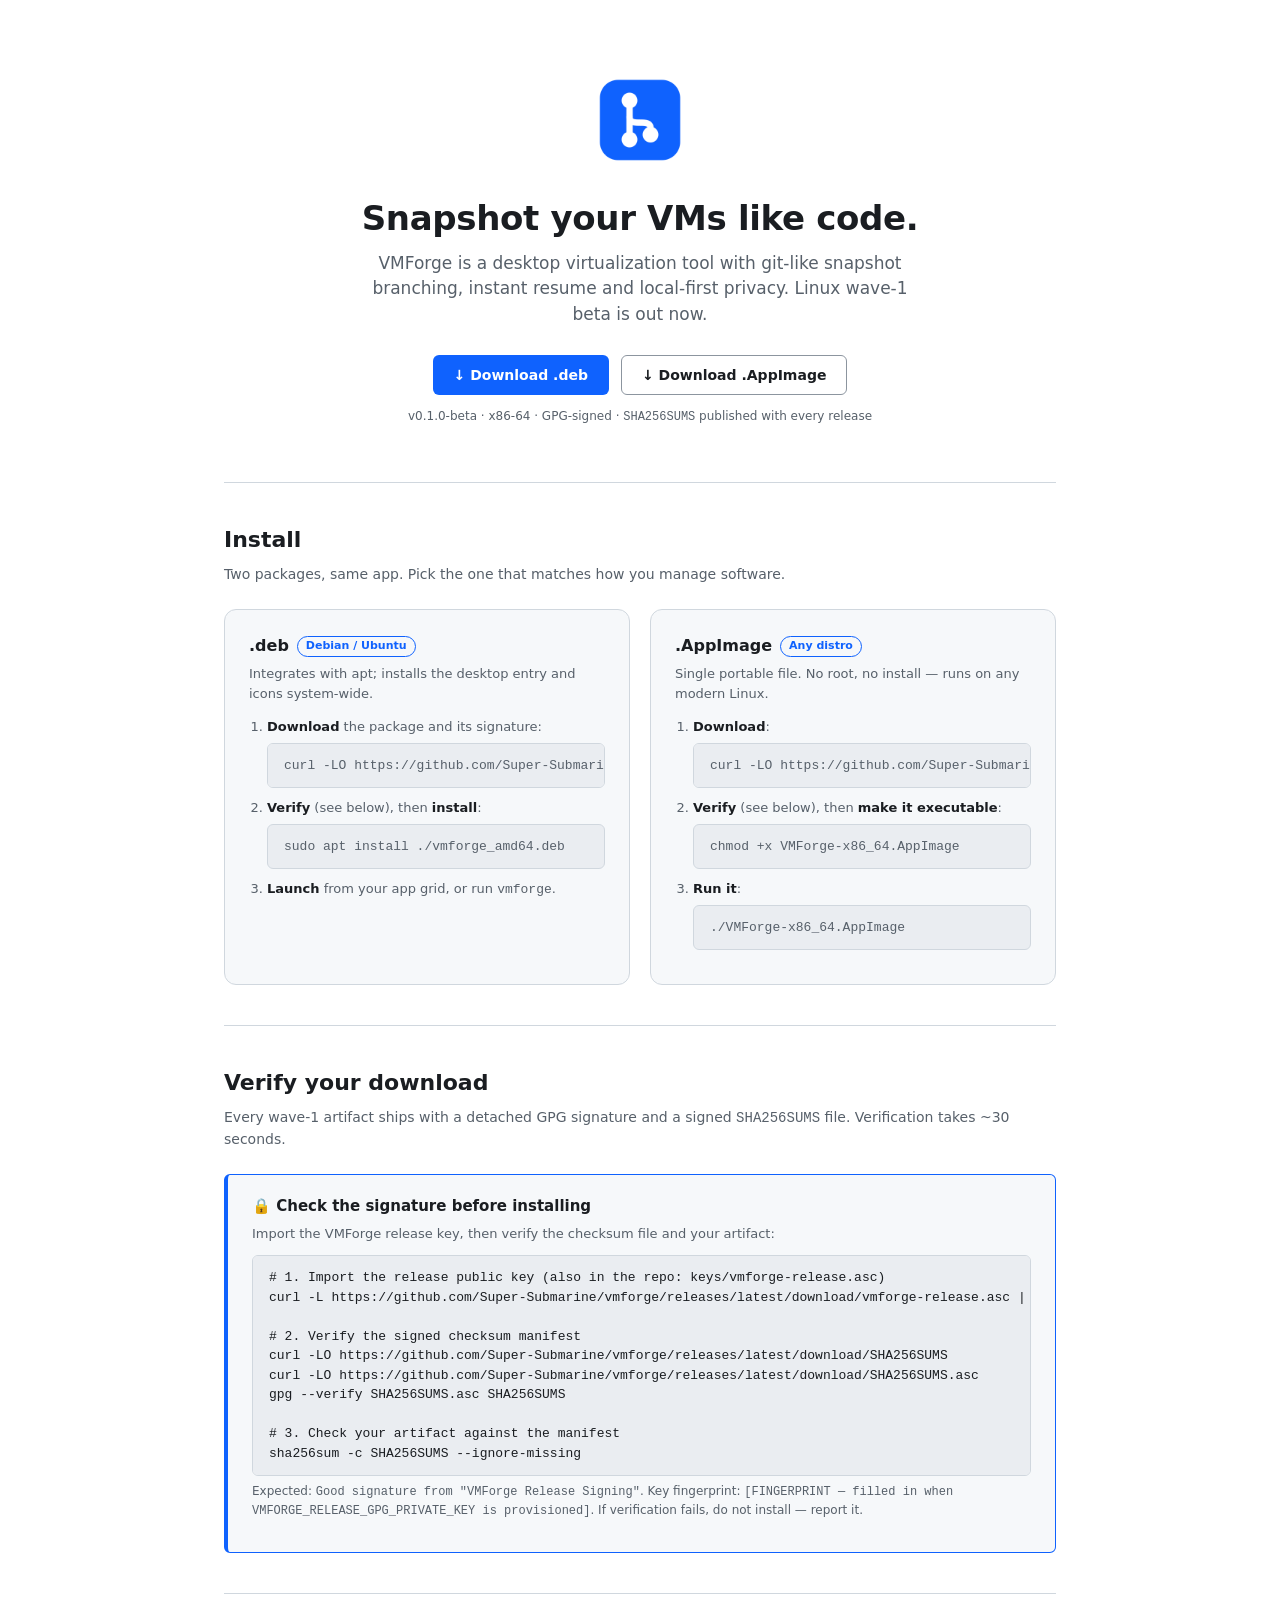
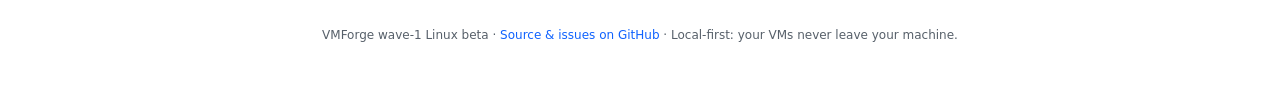
<file: assets/download-page/index.html>
<!DOCTYPE html>
<html lang="en">
<head>
<meta charset="utf-8">
<meta name="viewport" content="width=device-width, initial-scale=1">
<title>Download VMForge — Linux wave-1 beta</title>
<style>
  /* Tokens from VMForge Visual Design System v1 (doc 019f8a53-2ce6-7c9a-9587-e6a7f250b962) */
  :root{
    --bg-canvas:#FFFFFF; --bg-surface:#F6F8FA; --bg-inset:#EAEDF1;
    --fg-primary:#1A1D21; --fg-secondary:#57606A; --fg-on-accent:#FFFFFF;
    --accent-fg:#0F62FE; --accent-emphasis:#0F62FE;
    --border-default:#D0D7DE; --border-strong:#8C959F;
    --radius-md:6px; --radius-lg:12px;
    --font-ui:Inter,system-ui,-apple-system,"Segoe UI",Roboto,sans-serif;
    --font-mono:"JetBrains Mono",ui-monospace,"SF Mono",Consolas,monospace;
  }
  @media (prefers-color-scheme: dark){
    :root{
      --bg-canvas:#0D1117; --bg-surface:#161B22; --bg-inset:#010409;
      --fg-primary:#E6EDF3; --fg-secondary:#9DA7B3;
      --accent-fg:#58A6FF; --accent-emphasis:#1F6FEB;
      --border-default:#30363D; --border-strong:#6E7681;
    }
  }
  *{box-sizing:border-box;margin:0}
  body{font-family:var(--font-ui);background:var(--bg-canvas);color:var(--fg-primary);
       font-size:14px;line-height:1.5}
  .wrap{max-width:880px;margin:0 auto;padding:0 24px}
  code,pre{font-family:var(--font-mono);font-variant-numeric:tabular-nums}
  pre{background:var(--bg-inset);border:1px solid var(--border-default);
      border-radius:var(--radius-md);padding:12px 16px;overflow-x:auto;font-size:13px}

  /* Hero */
  .hero{padding:72px 0 56px;text-align:center}
  .hero .mark{width:96px;height:96px;margin-bottom:24px}
  .hero h1{font-size:34px;line-height:1.2;font-weight:700;letter-spacing:-0.01em}
  .hero p.sub{font-size:17px;color:var(--fg-secondary);margin:12px auto 0;max-width:560px}
  .hero .cta-row{display:flex;gap:12px;justify-content:center;margin-top:28px;flex-wrap:wrap}
  .btn{display:inline-flex;align-items:center;gap:8px;height:40px;padding:0 20px;
       border-radius:var(--radius-md);font-weight:600;font-size:14px;text-decoration:none;
       border:1px solid transparent}
  .btn-primary{background:var(--accent-emphasis);color:var(--fg-on-accent)}
  .btn-secondary{border-color:var(--border-strong);color:var(--fg-primary)}
  .hero .meta{margin-top:12px;font-size:12px;color:var(--fg-secondary)}
  .hero .meta code{background:none;padding:0}

  /* Install section */
  section{padding:40px 0;border-top:1px solid var(--border-default)}
  h2{font-size:22px;font-weight:700;margin-bottom:8px}
  .section-sub{color:var(--fg-secondary);margin-bottom:24px}
  .install-grid{display:grid;grid-template-columns:1fr 1fr;gap:20px}
  @media (max-width:720px){.install-grid{grid-template-columns:1fr}}
  .card{min-width:0;background:var(--bg-surface);border:1px solid var(--border-default);
        border-radius:var(--radius-lg);padding:24px}
  .card h3{font-size:16px;font-weight:700;display:flex;align-items:center;gap:8px}
  .badge{font-size:11px;font-weight:600;color:var(--accent-fg);
         border:1px solid var(--accent-fg);border-radius:999px;padding:1px 8px}
  .card p{color:var(--fg-secondary);margin:6px 0 14px;font-size:13px}
  .card ol{margin:0 0 0 18px;padding:0;font-size:13px;color:var(--fg-secondary)}
  .card ol li{margin-bottom:10px}
  .card ol li strong{color:var(--fg-primary)}
  .card pre{margin-top:6px}

  /* GPG callout */
  .verify{background:var(--bg-surface);border:1px solid var(--accent-fg);
          border-left:4px solid var(--accent-fg);border-radius:var(--radius-md);
          padding:20px 24px;margin-top:8px}
  .verify h3{font-size:15px;font-weight:700;display:flex;gap:8px;align-items:center}
  .verify p{color:var(--fg-secondary);font-size:13px;margin:6px 0 12px}
  .verify .fpr{font-size:12px;color:var(--fg-secondary)}

  footer{padding:32px 0 56px;border-top:1px solid var(--border-default);
         color:var(--fg-secondary);font-size:12px;text-align:center}
  footer a{color:var(--accent-fg);text-decoration:none}
</style>
</head>
<body>

<div class="wrap">

  <!-- HERO -->
  <header class="hero">
    <img class="mark" src="../icons/png/vmforge-256.png" alt="VMForge icon" width="96" height="96">
    <h1>Snapshot your VMs like code.</h1>
    <p class="sub">VMForge is a desktop virtualization tool with git-like snapshot
       branching, instant resume and local-first privacy. Linux wave-1 beta is out now.</p>
    <div class="cta-row">
      <a class="btn btn-primary" href="#deb">&#8595;&nbsp;Download .deb</a>
      <a class="btn btn-secondary" href="#appimage">&#8595;&nbsp;Download .AppImage</a>
    </div>
    <p class="meta">v0.1.0-beta &middot; x86-64 &middot; GPG-signed &middot; <code>SHA256SUMS</code> published with every release</p>
  </header>

  <!-- INSTALL -->
  <section id="install">
    <h2>Install</h2>
    <p class="section-sub">Two packages, same app. Pick the one that matches how you manage software.</p>
    <div class="install-grid">

      <div class="card" id="deb">
        <h3>.deb <span class="badge">Debian / Ubuntu</span></h3>
        <p>Integrates with apt; installs the desktop entry and icons system-wide.</p>
        <ol>
          <li><strong>Download</strong> the package and its signature:
            <pre>curl -LO https://github.com/Super-Submarine/vmforge/releases/latest/download/vmforge_amd64.deb</pre></li>
          <li><strong>Verify</strong> (see below), then <strong>install</strong>:
            <pre>sudo apt install ./vmforge_amd64.deb</pre></li>
          <li><strong>Launch</strong> from your app grid, or run <code>vmforge</code>.</li>
        </ol>
      </div>

      <div class="card" id="appimage">
        <h3>.AppImage <span class="badge">Any distro</span></h3>
        <p>Single portable file. No root, no install — runs on any modern Linux.</p>
        <ol>
          <li><strong>Download</strong>:
            <pre>curl -LO https://github.com/Super-Submarine/vmforge/releases/latest/download/VMForge-x86_64.AppImage</pre></li>
          <li><strong>Verify</strong> (see below), then <strong>make it executable</strong>:
            <pre>chmod +x VMForge-x86_64.AppImage</pre></li>
          <li><strong>Run it</strong>:
            <pre>./VMForge-x86_64.AppImage</pre></li>
        </ol>
      </div>

    </div>
  </section>

  <!-- GPG VERIFICATION -->
  <section id="verify">
    <h2>Verify your download</h2>
    <p class="section-sub">Every wave-1 artifact ships with a detached GPG signature and a signed <code>SHA256SUMS</code> file. Verification takes ~30 seconds.</p>
    <div class="verify">
      <h3>&#128274; Check the signature before installing</h3>
      <p>Import the VMForge release key, then verify the checksum file and your artifact:</p>
      <pre># 1. Import the release public key (also in the repo: keys/vmforge-release.asc)
curl -L https://github.com/Super-Submarine/vmforge/releases/latest/download/vmforge-release.asc | gpg --import

# 2. Verify the signed checksum manifest
curl -LO https://github.com/Super-Submarine/vmforge/releases/latest/download/SHA256SUMS
curl -LO https://github.com/Super-Submarine/vmforge/releases/latest/download/SHA256SUMS.asc
gpg --verify SHA256SUMS.asc SHA256SUMS

# 3. Check your artifact against the manifest
sha256sum -c SHA256SUMS --ignore-missing</pre>
      <p class="fpr">Expected: <code>Good signature from "VMForge Release Signing"</code>.
      Key fingerprint: <code>[FINGERPRINT — filled in when VMFORGE_RELEASE_GPG_PRIVATE_KEY is provisioned]</code>.
      If verification fails, do not install — report it.</p>
    </div>
  </section>

  <footer>
    VMForge wave-1 Linux beta &middot; <a href="https://github.com/Super-Submarine/vmforge">Source &amp; issues on GitHub</a>
    &middot; Local-first: your VMs never leave your machine.
  </footer>

</div>
</body>
</html>
</file>
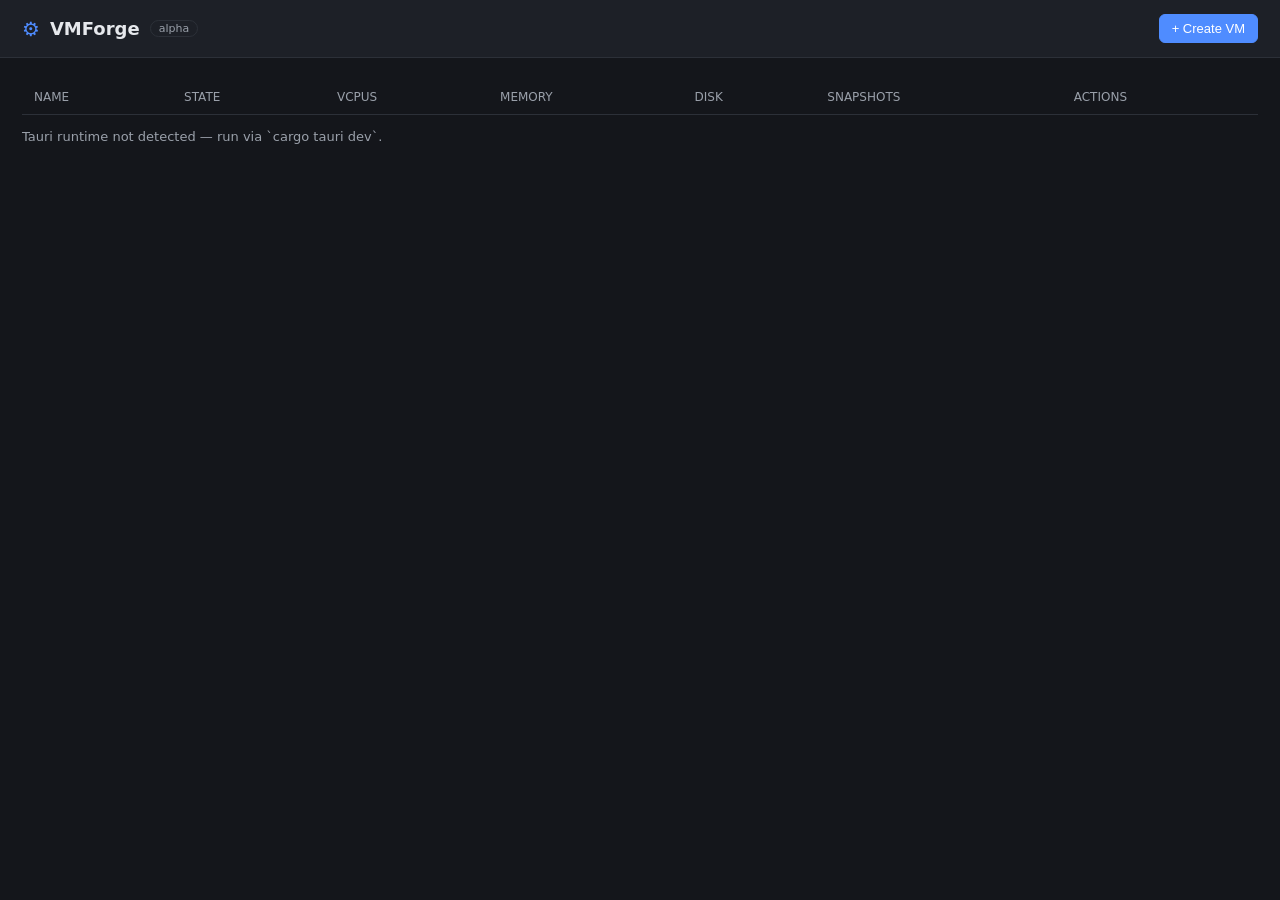
<file: gui/ui/index.html>
<!DOCTYPE html>
<html lang="en">
<head>
  <meta charset="UTF-8" />
  <meta name="viewport" content="width=device-width, initial-scale=1.0" />
  <title>VMForge — VM Manager</title>
  <link rel="stylesheet" href="style.css" />
</head>
<body>
  <header class="topbar">
    <div class="brand">
      <span class="logo">&#x2699;</span>
      <h1>VMForge</h1>
      <span class="tag">alpha</span>
    </div>
    <button id="btn-create" class="primary" title="One-click create: 2 vCPU / 2 GiB RAM / 20 GiB qcow2, virtio devices">
      + Create VM
    </button>
  </header>

  <main>
    <table id="vm-table">
      <thead>
        <tr>
          <th>Name</th>
          <th>State</th>
          <th>vCPUs</th>
          <th>Memory</th>
          <th>Disk</th>
          <th>Snapshots</th>
          <th>Actions</th>
        </tr>
      </thead>
      <tbody id="vm-rows"></tbody>
    </table>
    <p id="status" class="status"></p>
  </main>

  <script src="main.js" defer></script>
</body>
</html>
</file>
<file: gui/ui/style.css>
:root {
  --bg: #14161b;
  --panel: #1d2027;
  --border: #2c3038;
  --text: #e6e8ec;
  --muted: #9aa0aa;
  --accent: #4f8cff;
  --green: #3ecf8e;
  --red: #ff6b6b;
}

* { box-sizing: border-box; }

body {
  margin: 0;
  font-family: "Inter", system-ui, sans-serif;
  background: var(--bg);
  color: var(--text);
}

.topbar {
  display: flex;
  align-items: center;
  justify-content: space-between;
  padding: 14px 22px;
  background: var(--panel);
  border-bottom: 1px solid var(--border);
}

.brand { display: flex; align-items: center; gap: 10px; }
.brand h1 { font-size: 18px; margin: 0; }
.logo { font-size: 20px; color: var(--accent); }
.tag {
  font-size: 11px;
  color: var(--muted);
  border: 1px solid var(--border);
  border-radius: 10px;
  padding: 1px 8px;
}

button {
  background: #262a33;
  color: var(--text);
  border: 1px solid var(--border);
  border-radius: 6px;
  padding: 6px 12px;
  cursor: pointer;
  font-size: 13px;
}
button:hover { border-color: var(--accent); }
button:disabled { opacity: 0.4; cursor: default; }
button.primary { background: var(--accent); border-color: var(--accent); color: #fff; }

main { padding: 22px; }

table { width: 100%; border-collapse: collapse; }
th, td {
  text-align: left;
  padding: 10px 12px;
  border-bottom: 1px solid var(--border);
  font-size: 14px;
}
th { color: var(--muted); font-weight: 500; font-size: 12px; text-transform: uppercase; }

.state {
  display: inline-block;
  padding: 2px 10px;
  border-radius: 10px;
  font-size: 12px;
}
.state.running { background: rgba(62, 207, 142, 0.15); color: var(--green); }
.state.stopped { background: rgba(255, 107, 107, 0.12); color: var(--red); }
.state.paused { background: rgba(255, 200, 87, 0.15); color: #ffc857; }

.actions { display: flex; gap: 6px; }

.status { color: var(--muted); font-size: 13px; margin-top: 14px; }
</file>
